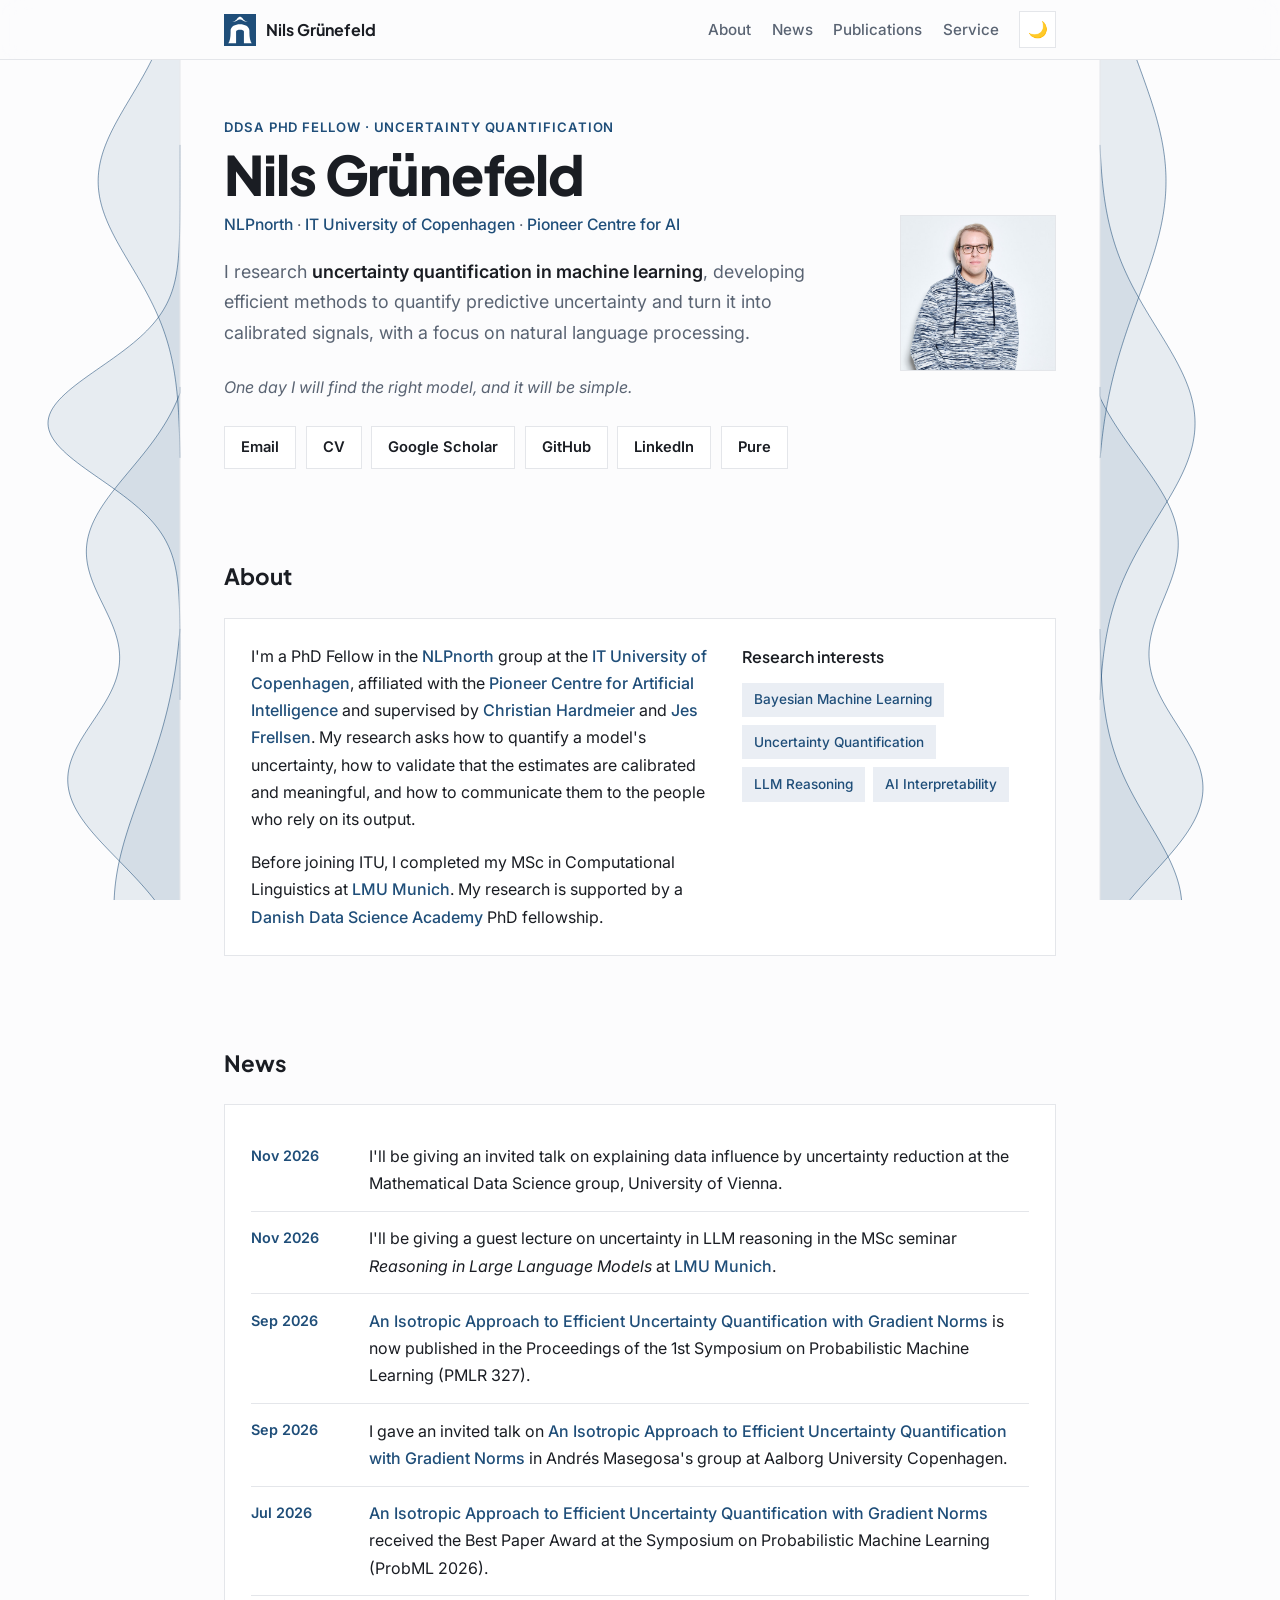
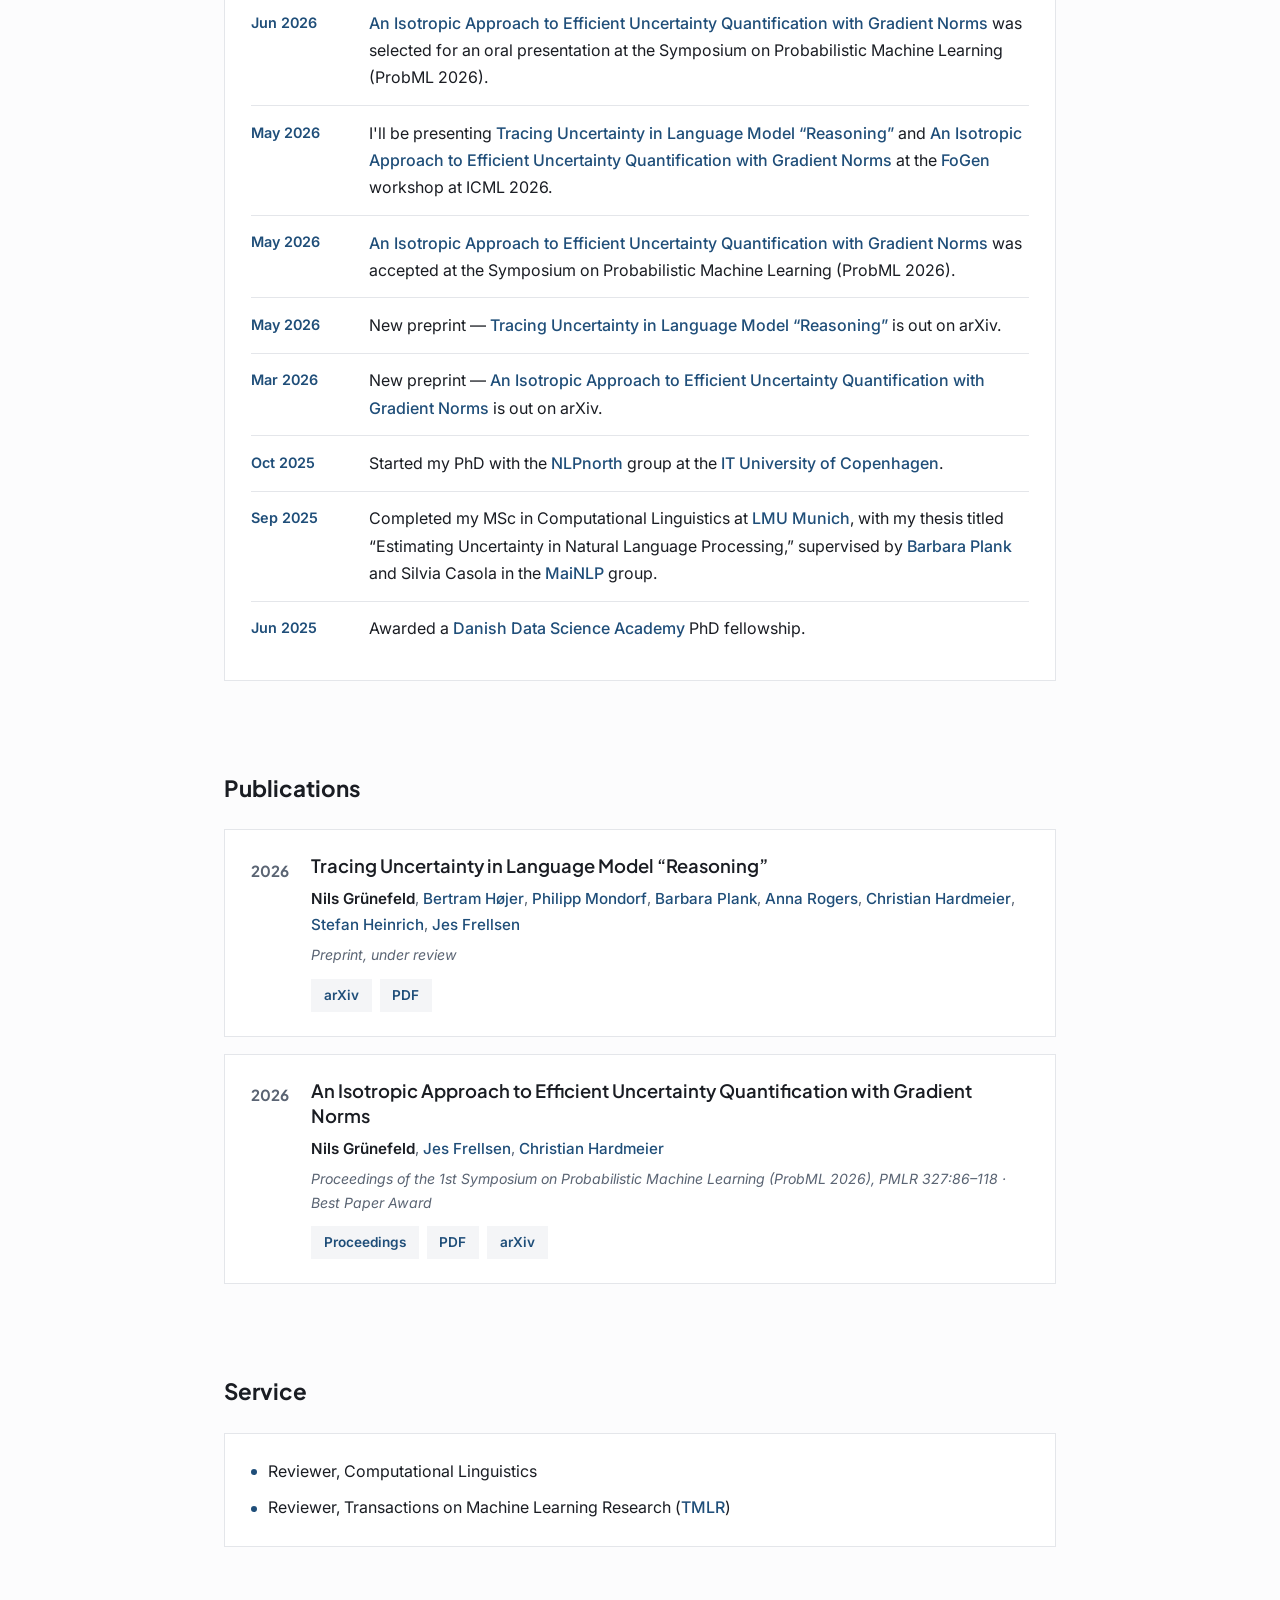
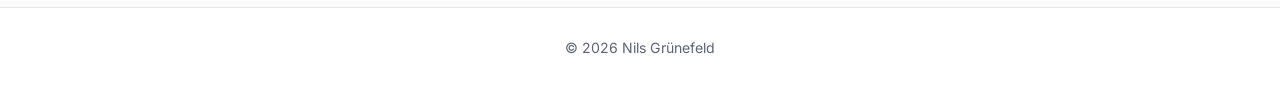
<file: index.html>
<!DOCTYPE html>
<html lang="en">

<head>
    <meta charset="UTF-8">
    <meta name="viewport" content="width=device-width, initial-scale=1.0">
    <title>Nils Grünefeld</title>
    <meta name="description"
        content="Nils Grünefeld — PhD Fellow in Natural Language Processing at the IT University of Copenhagen, working on uncertainty quantification for large language models.">

    <!-- Open Graph / link previews -->
    <meta property="og:title" content="Nils Grünefeld">
    <meta property="og:description"
        content="PhD Fellow in NLP at ITU Copenhagen — uncertainty quantification for large language models.">
    <meta property="og:type" content="website">
    <meta property="og:url" content="https://n.grnfld.me/">

    <!-- Favicon: the n̂ mark — see logo/ for the parametric source and assets -->
    <link rel="icon" type="image/svg+xml" href="logo/favicon.svg">

    <link rel="preconnect" href="https://fonts.googleapis.com">
    <link rel="preconnect" href="https://fonts.gstatic.com" crossorigin>
    <link href="https://fonts.googleapis.com/css2?family=Plus+Jakarta+Sans:wght@500;600;700;800&family=Inter:wght@400;500;600;700&display=swap"
        rel="stylesheet">

    <link rel="stylesheet" href="style.css">

    <!-- Set the theme before paint to avoid a flash of the wrong color scheme. -->
    <script>
        (function () {
            // Always start in light mode; remember the visitor's manual toggle after that.
            const saved = localStorage.getItem('theme');
            document.documentElement.dataset.theme = saved || 'light';
        })();
    </script>
</head>

<!--
    ============================================================================
    To update the site, edit  content.js  — that file holds all your text,
    news, publications and links. You should not need to touch this file.
    ============================================================================
-->

<body>
    <!-- Figure axis: a left-margin axis with marginal posteriors (see setupFigureAxis in app.js). -->
    <canvas id="bg-canvas" aria-hidden="true"></canvas>

    <!-- ===================== NAV ===================== -->
    <header class="nav">
        <div class="nav__inner">
            <a class="nav__brand" href="#top">
                <span class="nav__mark" id="brand-mark"></span>
                <span class="nav__name" id="brand-name"></span>
            </a>
            <nav class="nav__links">
                <a href="#about">About</a>
                <a href="#news">News</a>
                <a href="#publications">Publications</a>
                <a href="#service">Service</a>
            </nav>
            <button id="theme-toggle" class="theme-toggle" aria-label="Toggle dark mode" title="Toggle dark mode">
                <span class="theme-toggle__icon">🌙</span>
            </button>
        </div>
    </header>

    <main>

        <!-- ===================== HERO ===================== -->
        <section id="top" class="hero">
            <div class="hero__text">
                <p class="hero__eyebrow" id="hero-role"></p>
                <h1 id="hero-name"></h1>
                <p class="hero__affil" id="hero-affil"></p>
                <p class="hero__lead" id="hero-tagline"></p>
                <p class="hero__motto" id="hero-motto"></p>
                <ul class="hero__links" id="hero-links"></ul>
            </div>
            <div class="avatar" id="avatar" aria-hidden="true"></div>
        </section>

        <!-- ===================== ABOUT ===================== -->
        <section id="about" class="section">
            <h2 class="section__title">About</h2>
            <div class="card about">
                <div class="about__text" id="about-text"></div>
                <aside class="about__side">
                    <h3>Research interests</h3>
                    <ul class="chips" id="interests"></ul>
                </aside>
            </div>
        </section>

        <!-- ===================== NEWS ===================== -->
        <section id="news" class="section">
            <h2 class="section__title">News</h2>
            <div class="card">
                <ul class="news" id="news-list"></ul>
            </div>
        </section>

        <!-- ===================== PUBLICATIONS ===================== -->
        <section id="publications" class="section">
            <h2 class="section__title">Publications</h2>
            <p class="section__note" id="pubs-note"></p>
            <ol class="pubs" id="pubs"></ol>
        </section>

        <!-- ===================== SERVICE ===================== -->
        <section id="service" class="section">
            <h2 class="section__title">Service</h2>
            <div class="card">
                <ul class="service" id="service-list"></ul>
            </div>
        </section>

    </main>

    <footer class="footer">
        <p>© <span id="year">2026</span> <span id="footer-name"></span></p>
    </footer>

    <!-- Your content, then the code that renders it. -->
    <script src="content.js"></script>
    <script src="app.js"></script>
</body>

</html>
</file>
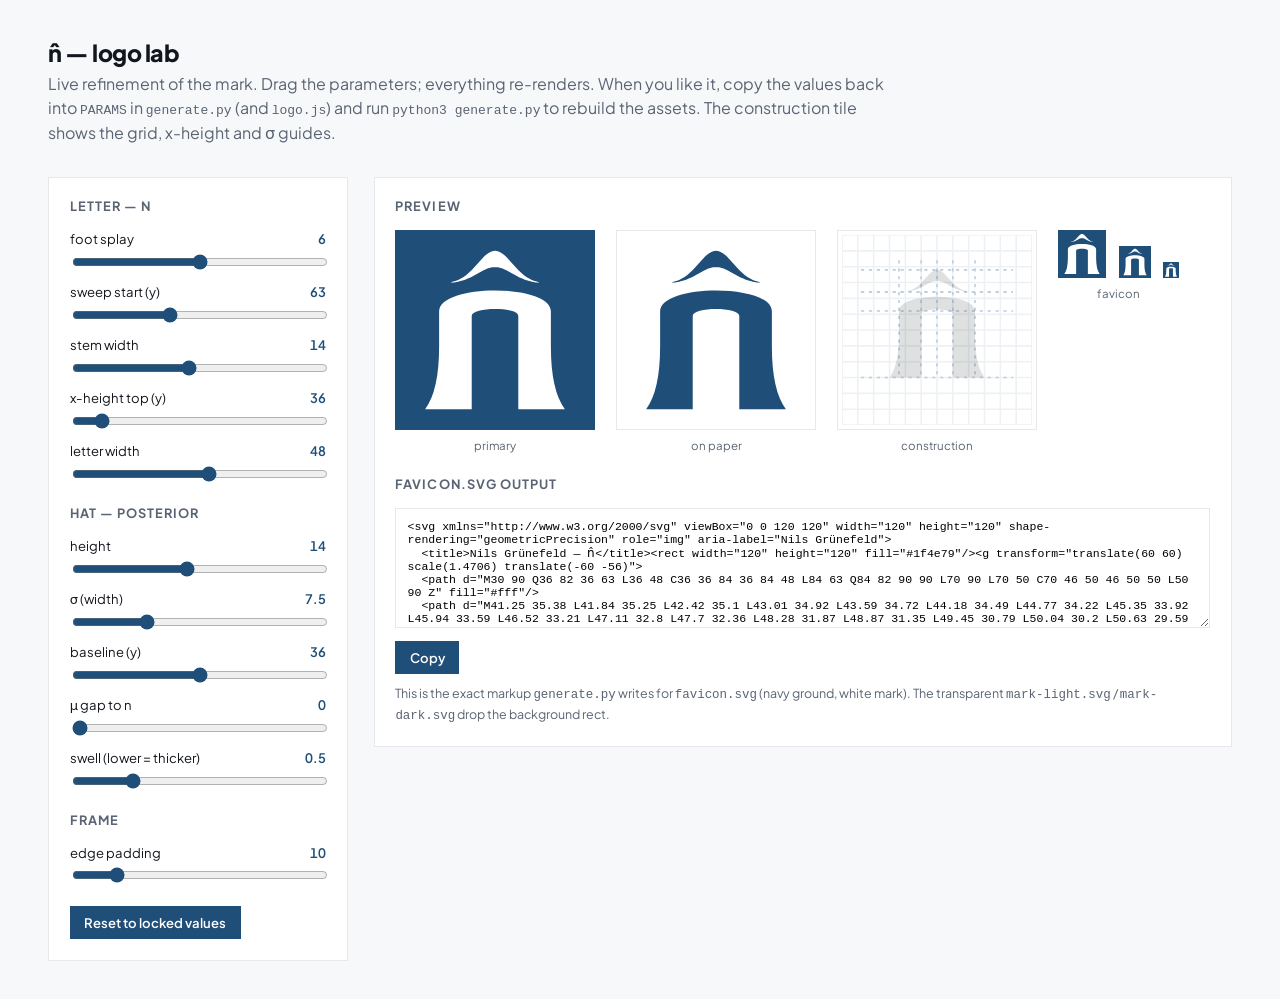
<file: logo/lab.html>
<!DOCTYPE html>
<html lang="en">
<head>
<meta charset="UTF-8">
<meta name="viewport" content="width=device-width, initial-scale=1.0">
<title>n̂ — logo lab</title>
<link href="https://fonts.googleapis.com/css2?family=Plus+Jakarta+Sans:wght@500;600;700;800&display=swap" rel="stylesheet">
<style>
  :root{ --navy:#1f4e79; --ink:#13171d; --soft:#5a6473; --line:#e6e8ec; --paper:#f7f8fa; --grid:#eef1f4; --guideA:#7ea3cc; }
  *{ box-sizing:border-box; }
  body{ margin:0; padding:2.4rem clamp(1rem,4vw,3rem); background:var(--paper);
        font-family:"Plus Jakarta Sans",system-ui,sans-serif; color:var(--ink); }
  h1{ font-weight:800; font-size:1.45rem; margin:0 0 .3rem; letter-spacing:-.02em; }
  .sub{ color:var(--soft); margin:0 0 2rem; max-width:70ch; line-height:1.5; }
  .wrap{ display:grid; grid-template-columns:300px 1fr; gap:1.6rem; align-items:start; }
  @media (max-width:760px){ .wrap{ grid-template-columns:1fr; } }
  .panel{ background:#fff; border:1px solid var(--line); padding:1.3rem; }
  .panel h2{ font-size:.8rem; text-transform:uppercase; letter-spacing:.08em; color:var(--soft); margin:0 0 1rem; }
  .ctrl{ display:grid; grid-template-columns:1fr auto; gap:.3rem .6rem; align-items:center; margin-bottom:.7rem; }
  .ctrl label{ font-size:.82rem; }
  .ctrl output{ font-variant-numeric:tabular-nums; color:var(--navy); font-weight:600; font-size:.82rem; }
  .ctrl input[type=range]{ grid-column:1 / -1; width:100%; accent-color:var(--navy); }
  .stage{ display:flex; flex-wrap:wrap; gap:1.3rem; align-items:flex-start; }
  .tile{ display:flex; flex-direction:column; gap:.5rem; align-items:center; }
  .tile small{ color:var(--soft); font-size:.72rem; }
  .p{ display:grid; place-items:center; width:200px; height:200px; }
  .p.navy{ background:var(--navy); } .p.white{ background:#fff; border:1px solid var(--line); }
  .chips{ display:flex; gap:.8rem; align-items:flex-end; }
  .chips .b{ display:grid; place-items:center; background:var(--navy); }
  .row{ display:flex; gap:1.3rem; flex-wrap:wrap; margin-top:1.4rem; }
  textarea{ width:100%; height:120px; font-family:ui-monospace,Menlo,monospace; font-size:.72rem;
            border:1px solid var(--line); padding:.7rem; resize:vertical; }
  .btn{ display:inline-block; margin-top:.6rem; padding:.5rem .9rem; background:var(--navy); color:#fff;
        border:none; font:inherit; font-weight:600; font-size:.82rem; cursor:pointer; }
  .note{ color:var(--soft); font-size:.78rem; margin:.6rem 0 0; line-height:1.5; }
  svg{ display:block; }
</style>
</head>
<body>
  <h1>n̂ — logo lab</h1>
  <p class="sub">Live refinement of the mark. Drag the parameters; everything re-renders. When you like it,
     copy the values back into <code>PARAMS</code> in <code>generate.py</code> (and <code>logo.js</code>)
     and run <code>python3 generate.py</code> to rebuild the assets. The construction tile shows the grid,
     x-height and σ guides.</p>

  <div class="wrap">
    <div class="panel">
      <h2>Letter — n</h2>
      <div class="ctrl"><label for="fl">foot splay</label><output id="fl_v"></output><input type="range" id="fl" min="0" max="12" step="0.5"></div>
      <div class="ctrl"><label for="foot">sweep start (y)</label><output id="foot_v"></output><input type="range" id="foot" min="48" max="88" step="1"></div>
      <div class="ctrl"><label for="sw">stem width</label><output id="sw_v"></output><input type="range" id="sw" min="9" max="20" step="0.5"></div>
      <div class="ctrl"><label for="xh">x-height top (y)</label><output id="xh_v"></output><input type="range" id="xh" min="34" max="56" step="1"></div>
      <div class="ctrl"><label for="wd">letter width</label><output id="wd_v"></output><input type="range" id="wd" min="34" max="60" step="1"></div>
      <h2 style="margin-top:1.3rem">Hat — posterior</h2>
      <div class="ctrl"><label for="hh">height</label><output id="hh_v"></output><input type="range" id="hh" min="6" max="24" step="1"></div>
      <div class="ctrl"><label for="hsig">σ (width)</label><output id="hsig_v"></output><input type="range" id="hsig" min="5" max="14" step="0.5"></div>
      <div class="ctrl"><label for="hbase">baseline (y)</label><output id="hbase_v"></output><input type="range" id="hbase" min="28" max="44" step="1"></div>
      <div class="ctrl"><label for="hgap">μ gap to n</label><output id="hgap_v"></output><input type="range" id="hgap" min="2" max="10" step="0.5"></div>
      <div class="ctrl"><label for="taper">swell (lower = thicker)</label><output id="taper_v"></output><input type="range" id="taper" min="0.4" max="0.85" step="0.02"></div>
      <h2 style="margin-top:1.3rem">Frame</h2>
      <div class="ctrl"><label for="pad">edge padding</label><output id="pad_v"></output><input type="range" id="pad" min="6" max="32" step="1"></div>
      <button class="btn" id="reset">Reset to locked values</button>
    </div>

    <div class="panel">
      <h2>Preview</h2>
      <div class="stage">
        <div class="tile"><div class="p navy" id="big"></div><small>primary</small></div>
        <div class="tile"><div class="p white" id="bigw"></div><small>on paper</small></div>
        <div class="tile"><div class="p white" id="con"></div><small>construction</small></div>
        <div class="tile"><div class="chips">
          <div class="b" id="c48" style="width:48px;height:48px"></div>
          <div class="b" id="c32" style="width:32px;height:32px"></div>
          <div class="b" id="c16" style="width:16px;height:16px"></div>
        </div><small>favicon</small></div>
      </div>
      <div class="row" style="display:block">
        <h2>favicon.svg output</h2>
        <textarea id="out" readonly></textarea>
        <button class="btn" id="copy">Copy</button>
        <p class="note">This is the exact markup <code>generate.py</code> writes for <code>favicon.svg</code>
           (navy ground, white mark). The transparent <code>mark-light.svg</code> / <code>mark-dark.svg</code>
           drop the background rect.</p>
      </div>
    </div>
  </div>

<script src="logo.js"></script>
<script>
const LOCK = JSON.parse(JSON.stringify(Logo.PARAMS));
// derive editable params -> a full PARAMS object the generator understands
function build(ui){
  const sw = ui.sw, lO = 60 - ui.wd/2, rO = 60 + ui.wd/2;
  const n = { B:90, sO: ui.xh+12, sI: ui.xh+14, lO, lI: lO+sw, rI: rO-sw, rO,
              aO: ui.xh, aI: ui.xh+10, kc:8, fl: ui.fl, foot: ui.foot };
  const hat = { cx:60, sig: ui.hsig, base: ui.hbase, h: ui.hh, span:2.5, samples:64, taper: ui.taper };
  return { grid:120, pad: ui.pad, n, hat, color: LOCK.color };
}
const UI = {
  fl: LOCK.n.fl, foot: LOCK.n.foot, sw: LOCK.n.lI - LOCK.n.lO,
  xh: LOCK.n.aO, wd: LOCK.n.rO - LOCK.n.lO,
  hh: LOCK.hat.h, hsig: LOCK.hat.sig, hbase: LOCK.hat.base, hgap: LOCK.hat.base - LOCK.n.aO - 0,
  taper: LOCK.hat.taper, pad: LOCK.pad,
};
const ids = ["fl","foot","sw","xh","wd","hh","hsig","hbase","hgap","taper","pad"];

function gridSVG(P){
  let s=`<svg viewBox="0 0 120 120" width="190" height="190" xmlns="http://www.w3.org/2000/svg" shape-rendering="geometricPrecision"><rect width="120" height="120" fill="#fff"/>`;
  for(let i=0;i<=120;i+=10) s+=`<line x1="${i}" y1="0" x2="${i}" y2="120" stroke="#eef1f4"/><line x1="0" y1="${i}" x2="120" y2="${i}" stroke="#eef1f4"/>`;
  for(const y of [P.n.B,P.n.sO,P.n.aO,P.hat.base,P.hat.base-P.hat.h]) s+=`<line x1="12" y1="${y}" x2="108" y2="${y}" stroke="#bcccde" stroke-dasharray="2 3"/>`;
  for(const x of [P.n.lO,P.n.lI,P.n.rI,P.n.rO,60]) s+=`<line x1="${x}" y1="16" x2="${x}" y2="${P.n.B}" stroke="#bcccde" stroke-dasharray="2 3"/>`;
  const raw=Object.assign({},P,{pad:null});   // construction guides are in raw coords → draw mark unfitted
  s+=Logo.svg({params:raw,fg:"#13171d22",size:120}).replace(/^<svg[^>]*>|<\/svg>$/g,"");
  return s+"</svg>";
}
function render(){
  const P = build(UI);
  document.getElementById("big").innerHTML  = Logo.svg({params:P, bg:P.color.navy, fg:"#fff", size:190});
  document.getElementById("bigw").innerHTML = Logo.svg({params:P, fg:P.color.navy, size:190});
  document.getElementById("con").innerHTML  = gridSVG(P);
  for(const s of [48,32,16]) document.getElementById("c"+s).innerHTML = Logo.svg({params:P, bg:P.color.navy, fg:"#fff", size:s});
  document.getElementById("out").value = Logo.svg({params:P, bg:P.color.navy, fg:"#fff", size:120}).replace("><title","" + ">\n  <title").replace(/><path/g,">\n  <path").replace(/><\/svg>/,">\n</svg>");
  for(const k of ids){ const o=document.getElementById(k+"_v"); if(o) o.textContent = UI[k]; }
}
function syncInputs(){ for(const k of ids){ const el=document.getElementById(k); if(el){ el.value=UI[k]; } } }
for(const k of ids){
  const el=document.getElementById(k);
  el.addEventListener("input",()=>{ UI[k]=+el.value; if(k==="hgap"){ UI.hbase = UI.xh + UI.hgap; } render(); syncInputs(); });
}
document.getElementById("reset").addEventListener("click",()=>{
  Object.assign(UI,{ fl:LOCK.n.fl, foot:LOCK.n.foot, sw:LOCK.n.lI-LOCK.n.lO, xh:LOCK.n.aO,
    wd:LOCK.n.rO-LOCK.n.lO, hh:LOCK.hat.h, hsig:LOCK.hat.sig, hbase:LOCK.hat.base, hgap:LOCK.hat.base-LOCK.n.aO, taper:LOCK.hat.taper, pad:LOCK.pad });
  syncInputs(); render();
});
document.getElementById("copy").addEventListener("click",()=>navigator.clipboard.writeText(document.getElementById("out").value));
syncInputs(); render();
</script>
</body>
</html>
</file>
<file: style.css>
/* ============================================================
   Nils Grünefeld — personal site
   Friendly, modern, card-based theme inspired by the polish of
   sites like fantinel.dev. Plain HTML/CSS, light + dark mode.
   Tweak the variables below to recolor everything.
   ============================================================ */

:root {
    /* restrained, professional navy/slate accent */
    --grad-from: #1e3a5f;
    --grad-to: #2c5282;
    --accent: #1f4e79;
    --accent-hover: #163b5e;
    --accent-soft: #eaeef4;

    --bg: #fcfcfd;
    --surface: #ffffff;
    --surface-2: #f4f5f7;
    --border: #e4e6ea;
    --text: #1a1d23;
    --text-soft: #5a6473;

    --shadow-sm: 0 1px 2px rgba(20, 25, 35, 0.05);
    --shadow: 0 4px 6px rgba(20, 25, 35, 0.04), 0 14px 36px rgba(20, 25, 35, 0.07);
    --radius: 14px;
    --maxw: 880px;

    --display: "Plus Jakarta Sans", -apple-system, BlinkMacSystemFont, "Segoe UI", sans-serif;
    --sans: "Inter", -apple-system, BlinkMacSystemFont, "Segoe UI", Roboto, sans-serif;
}

html[data-theme="dark"] {
    --grad-from: #4a73a8;
    --grad-to: #6b94c4;
    --accent: #8fb3d9;
    --accent-hover: #b3cce4;
    --accent-soft: #1a2230;

    --bg: #0e1117;
    --surface: #161a21;
    --surface-2: #1c2129;
    --border: #29303a;
    --text: #e8eaee;
    --text-soft: #9aa3b1;

    --shadow-sm: 0 1px 2px rgba(0, 0, 0, 0.3);
    --shadow: 0 4px 6px rgba(0, 0, 0, 0.25), 0 18px 44px rgba(0, 0, 0, 0.45);
}

* {
    box-sizing: border-box;
}

html {
    scroll-behavior: smooth;
}

body {
    margin: 0;
    background: var(--bg);
    color: var(--text);
    font-family: var(--sans);
    line-height: 1.7;
    -webkit-font-smoothing: antialiased;
    transition: background 0.25s ease, color 0.25s ease;
}

/* ===================== FIGURE AXIS (canvas) ===================== */
/* The page is framed as a figure: a vertical axis in the left margin with a
   column of marginal posteriors hanging off it. It lives in the gutter (never
   behind the text) and hides on narrow screens. Drawn in setupFigureAxis() in
   app.js. */
#bg-canvas {
    position: fixed;
    inset: 0;
    width: 100%;
    height: 100%;
    z-index: -1;
    pointer-events: none;
}

a {
    color: var(--accent);
    text-decoration: none;
    font-weight: 500;
}

a:hover {
    color: var(--accent-hover);
    text-decoration: underline;
    text-underline-offset: 2px;
}

strong {
    color: var(--text);
    font-weight: 600;
}

.grad {
    background: linear-gradient(120deg, var(--grad-from), var(--grad-to));
    -webkit-background-clip: text;
    background-clip: text;
    color: transparent;
}

/* ===================== NAV ===================== */
.nav {
    position: sticky;
    top: 0;
    z-index: 10;
    background: color-mix(in srgb, var(--bg) 80%, transparent);
    backdrop-filter: saturate(180%) blur(14px);
    border-bottom: 1px solid var(--border);
}

.nav__inner {
    max-width: var(--maxw);
    margin: 0 auto;
    display: flex;
    align-items: center;
    gap: 1.25rem;
    padding: 0.7rem 1.5rem;
}

.nav__brand {
    display: flex;
    align-items: center;
    gap: 0.6rem;
    margin-right: auto;
    color: var(--text);
    font-weight: 700;
}

.nav__brand:hover {
    text-decoration: none;
}

.nav__mark {
    width: 2rem;
    height: 2rem;
    background-color: var(--accent);
    background-image: url("logo/mark-dark.svg");   /* the n̂ mark, white on the accent square */
    background-size: 100% 100%;
    background-repeat: no-repeat;
}

.nav__name {
    font-family: var(--display);
    font-size: 1rem;
}

.nav__links {
    display: flex;
    gap: 1.3rem;
    flex-wrap: wrap;
}

.nav__links a {
    color: var(--text-soft);
    font-size: 0.95rem;
}

.nav__links a:hover {
    color: var(--accent);
    text-decoration: none;
}

.theme-toggle {
    border: 1px solid var(--border);
    background: var(--surface);
    border-radius: 0;
    width: 2.3rem;
    height: 2.3rem;
    cursor: pointer;
    font-size: 1rem;
    line-height: 1;
    display: grid;
    place-items: center;
    transition: border-color 0.2s ease, transform 0.1s ease;
}

.theme-toggle:hover {
    border-color: var(--accent);
}

.theme-toggle:active {
    transform: scale(0.94);
}

/* ===================== LAYOUT ===================== */
main {
    max-width: var(--maxw);
    margin: 0 auto;
    padding: 0 1.5rem;
}

.section {
    padding: 2.75rem 0;
}

.section__title {
    font-family: var(--display);
    font-weight: 700;
    font-size: 1.4rem;
    margin: 0 0 1.4rem;
}

.section__note {
    margin: -0.9rem 0 1.4rem;
    color: var(--text-soft);
    font-size: 0.95rem;
}

.card {
    background: var(--surface);
    border: 1px solid var(--border);
    box-shadow: none;
    padding: 1.5rem 1.6rem;
}

/* ===================== HERO ===================== */
.hero {
    display: flex;
    align-items: center;
    gap: 2.5rem;
    padding: 3.5rem 0 2.75rem;
}

.hero__text {
    flex: 1 1 auto;
    min-width: 0;
}

.hero__eyebrow {
    margin: 0 0 0.5rem;
    color: var(--accent);
    font-weight: 600;
    font-size: 0.82rem;
    letter-spacing: 0.07em;
    text-transform: uppercase;
}

.hero h1 {
    margin: 0;
    font-family: var(--display);
    font-weight: 800;
    font-size: clamp(2.4rem, 6vw, 3.4rem);
    line-height: 1.05;
    letter-spacing: -0.02em;
}

.wave {
    display: inline-block;
    transform-origin: 70% 70%;
    animation: wave 2.5s ease-in-out 1s 2;
}

@keyframes wave {

    0%,
    60%,
    100% {
        transform: rotate(0deg);
    }

    10%,
    30% {
        transform: rotate(14deg);
    }

    20%,
    40% {
        transform: rotate(-8deg);
    }
}

@media (prefers-reduced-motion: reduce) {
    .wave {
        animation: none;
    }
}

.hero__affil {
    margin: 0.55rem 0 0;
    color: var(--text-soft);
    font-size: 0.98rem;
}

.hero__lead {
    margin: 1.1rem 0 1.6rem;
    max-width: 54ch;
    font-size: 1.12rem;
    color: var(--text-soft);
}

.hero__lead strong,
.hero__lead a {
    color: var(--text);
}

.hero__lead a {
    color: var(--accent);
}

/* personal motto — an italic statement under the tagline */
.hero__motto {
    margin: 1.4rem 0 0;
    max-width: 54ch;
    font-size: 1rem;
    font-style: italic;
    color: var(--text-soft);
}

.hero__cta {
    display: flex;
    gap: 0.7rem;
    flex-wrap: wrap;
}

.hero__links {
    list-style: none;
    margin: 1.6rem 0 0;
    padding: 0;
    display: flex;
    flex-wrap: wrap;
    gap: 0.6rem;
}

.hero__links a {
    display: inline-block;
    padding: 0.5rem 1rem;
    border: 1px solid var(--border);
    border-radius: 0;
    background: var(--surface);
    color: var(--text);
    font-weight: 600;
    font-size: 0.92rem;
}

.hero__links a:hover {
    text-decoration: none;
    border-color: var(--accent);
    color: var(--accent);
    background: var(--accent-soft);
}

.avatar {
    flex: 0 0 auto;
    width: 156px;
    height: 156px;
    border-radius: 0;
    object-fit: cover;
    display: grid;
    place-items: center;
    font-family: var(--display);
    font-weight: 700;
    font-size: 2.8rem;
    color: #fff;
    background: var(--accent);
    border: 1px solid var(--border);
}

/* when content.js provides a photo */
.avatar--photo {
    background-size: cover;
    background-position: center;
}

/* ===================== BUTTONS ===================== */
.btn {
    display: inline-block;
    padding: 0.6rem 1.25rem;
    border-radius: 0;
    border: 1px solid var(--border);
    background: var(--surface);
    color: var(--text);
    font-weight: 600;
    font-size: 0.95rem;
    transition: border-color 0.2s ease, background 0.2s ease, transform 0.1s ease;
}

.btn:hover {
    text-decoration: none;
    border-color: var(--accent);
    color: var(--text);
}

.btn:active {
    transform: translateY(1px);
}

.btn--primary {
    border: 1px solid var(--accent);
    color: #fff;
    background: var(--accent);
}

.btn--primary:hover {
    color: #fff;
    background: var(--accent-hover);
    border-color: var(--accent-hover);
}

/* ===================== ABOUT ===================== */
.about {
    display: grid;
    grid-template-columns: 1.6fr 1fr;
    gap: 2rem;
}

.about__text p {
    margin: 0 0 1rem;
}

.about__text p:last-child {
    margin-bottom: 0;
}

.about__side h3 {
    font-family: var(--display);
    font-weight: 600;
    font-size: 1rem;
    margin: 0 0 0.8rem;
}

.chips {
    list-style: none;
    margin: 0;
    padding: 0;
    display: flex;
    flex-wrap: wrap;
    gap: 0.5rem;
}

.chips li {
    font-size: 0.85rem;
    font-weight: 500;
    color: var(--accent);
    background: var(--accent-soft);
    padding: 0.35rem 0.75rem;
    border-radius: 0;
}

/* ===================== NEWS ===================== */
.news {
    list-style: none;
    margin: 0;
    padding: 0;
}

.news__item {
    display: flex;
    gap: 1.4rem;
    padding: 0.85rem 0;
    border-bottom: 1px solid var(--border);
}

.news__item:last-child {
    border-bottom: none;
}

.news__date {
    flex: 0 0 6rem;
    font-weight: 600;
    font-size: 0.9rem;
    color: var(--accent);
    padding-top: 0.05rem;
}

.news__body {
    min-width: 0;
}

/* ===================== PUBLICATIONS ===================== */
.pubs {
    list-style: none;
    margin: 0;
    padding: 0;
    display: grid;
    gap: 1.1rem;
}

.pub {
    display: flex;
    gap: 1.4rem;
}

.pub__year {
    flex: 0 0 auto;
    font-family: var(--display);
    font-weight: 700;
    font-size: 0.95rem;
    color: var(--text-soft);
    padding-top: 0.2rem;
}

.pub__body {
    min-width: 0;
}

.pub__title {
    margin: 0 0 0.45rem;
    font-family: var(--display);
    font-weight: 600;
    font-size: 1.15rem;
    line-height: 1.35;
}

.pub__authors {
    margin: 0 0 0.3rem;
    color: var(--text-soft);
    font-size: 0.95rem;
}

.pub__venue {
    margin: 0 0 0.75rem;
    color: var(--text-soft);
    font-size: 0.88rem;
    font-style: italic;
}

.pub__links {
    margin: 0;
    display: flex;
    gap: 0.5rem;
    flex-wrap: wrap;
}

.pub__links a {
    font-size: 0.85rem;
    font-weight: 600;
    padding: 0.3rem 0.8rem;
    border-radius: 0;
    background: var(--surface-2);
    color: var(--accent);
}

.pub__links a:hover {
    text-decoration: none;
    background: var(--accent-soft);
}

/* ===================== CONTACT ===================== */
.contact__lead {
    margin: 0 0 1.4rem;
    max-width: 56ch;
    font-size: 1.05rem;
}

.contact__links {
    list-style: none;
    margin: 0;
    padding: 0;
    display: flex;
    flex-wrap: wrap;
    gap: 0.6rem;
}

.contact__links a {
    display: inline-block;
    padding: 0.55rem 1.1rem;
    border-radius: 0;
    background: var(--surface-2);
    font-weight: 600;
    font-size: 0.92rem;
    color: var(--text);
}

.contact__links a:hover {
    text-decoration: none;
    color: var(--accent);
    background: var(--accent-soft);
}

/* ===================== SERVICE ===================== */
.service {
    list-style: none;
    margin: 0;
    padding: 0;
    display: grid;
    gap: 0.6rem;
}

.service li {
    position: relative;
    padding-left: 1.1rem;
}

.service li::before {
    content: "";
    position: absolute;
    left: 0;
    top: 0.72em;
    width: 6px;
    height: 6px;
    border-radius: 50%;
    background: var(--accent);
}

/* ===================== FOOTER ===================== */
.footer {
    border-top: 1px solid var(--border);
    margin-top: 1rem;
    background: var(--surface);   /* solid, so it reads as a bar like the header */
}

.footer p {
    max-width: var(--maxw);
    margin: 0 auto;
    padding: 1.75rem 1.5rem;
    color: var(--text-soft);
    font-size: 0.88rem;
    text-align: center;
}

/* ===================== RESPONSIVE ===================== */
/* Below 1120px there's no room for the side gutters, so the photo stacks on
   top and the margin figure turns into a horizontal masthead band (drawn by
   setupFigureAxis). The extra hero top padding leaves room for that band. */
@media (max-width: 1119px) {
    .hero {
        flex-direction: column-reverse;
        align-items: flex-start;
        gap: 1.5rem;
        padding: 5.5rem 0 2rem;
    }
}

@media (max-width: 640px) {
    .avatar {
        width: 110px;
        height: 110px;
        font-size: 2.1rem;
    }

    .nav__name {
        display: none;
    }

    .about {
        grid-template-columns: 1fr;
        gap: 1.5rem;
    }

    .news__item {
        flex-direction: column;
        gap: 0.1rem;
    }

    .pub {
        flex-direction: column;
        gap: 0.4rem;
    }
}

/* central-body panels: square, flat, no shadow — see .card above */
</file>
